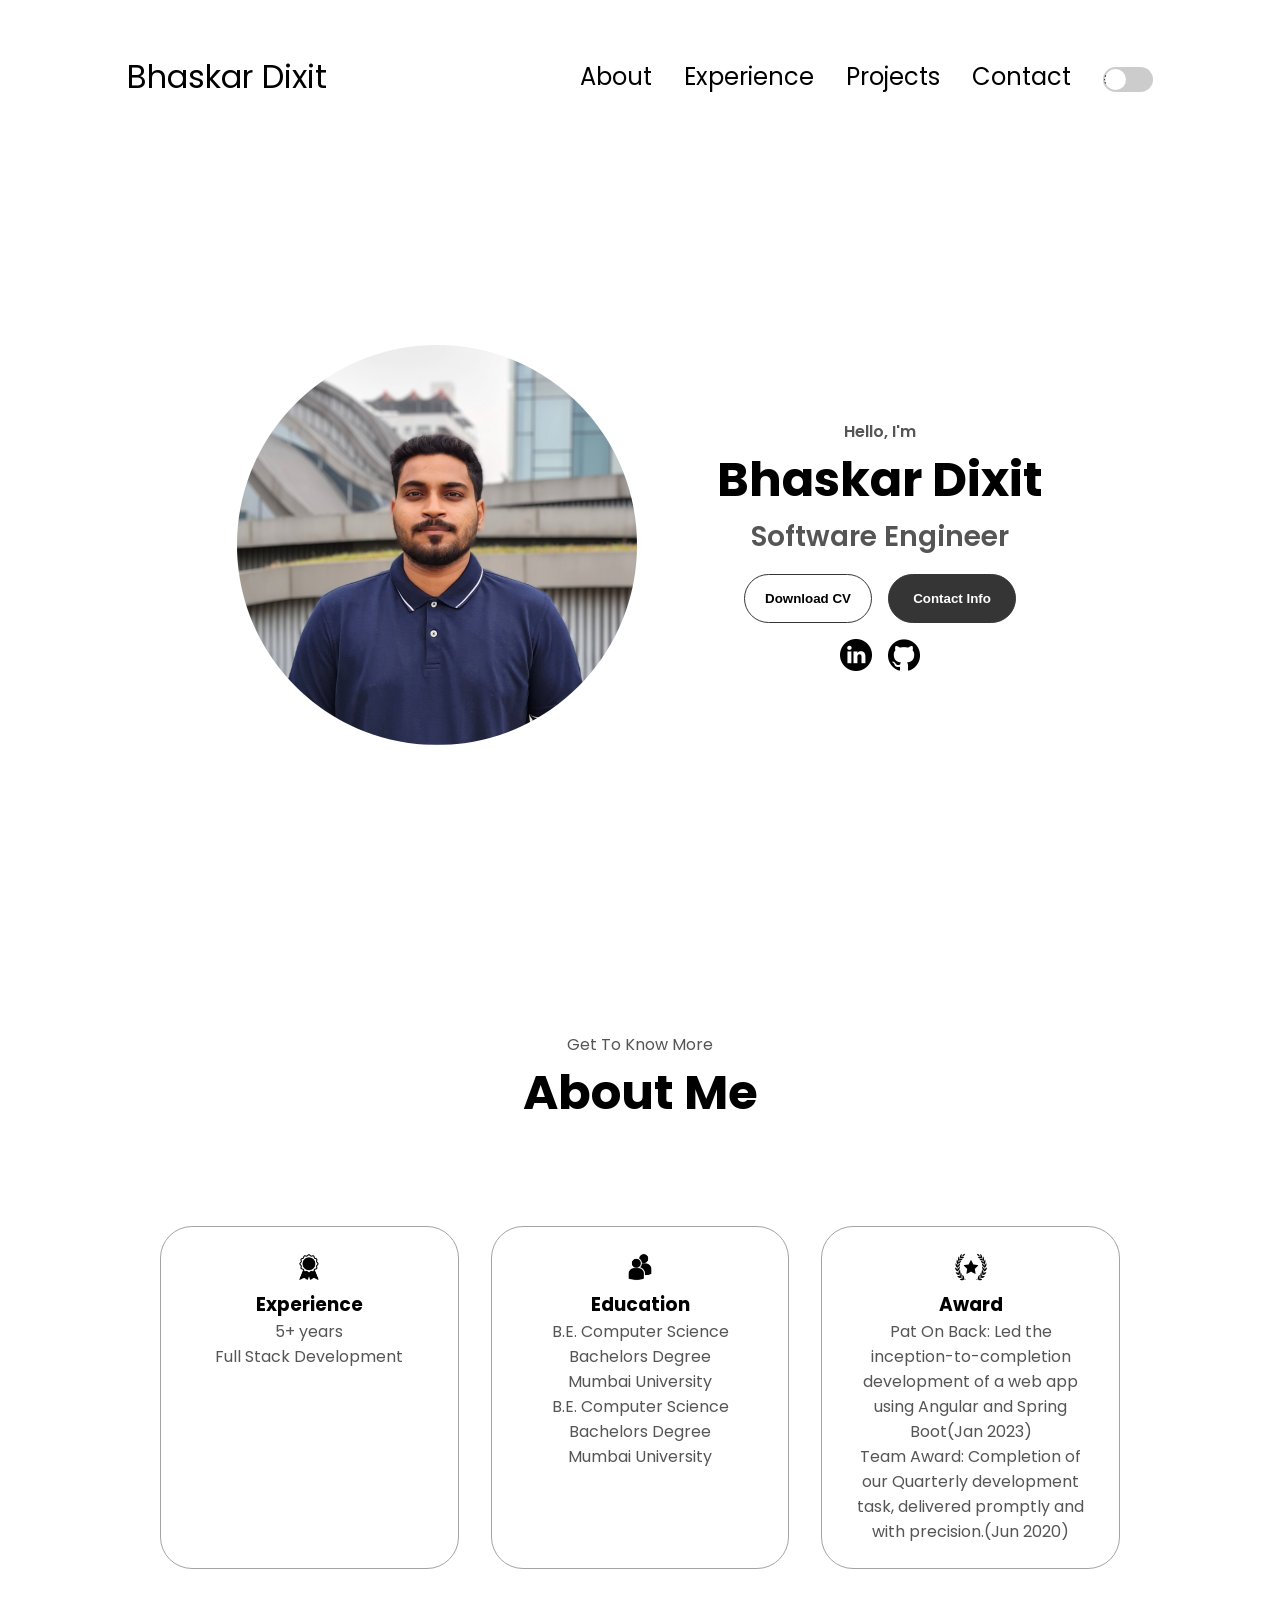
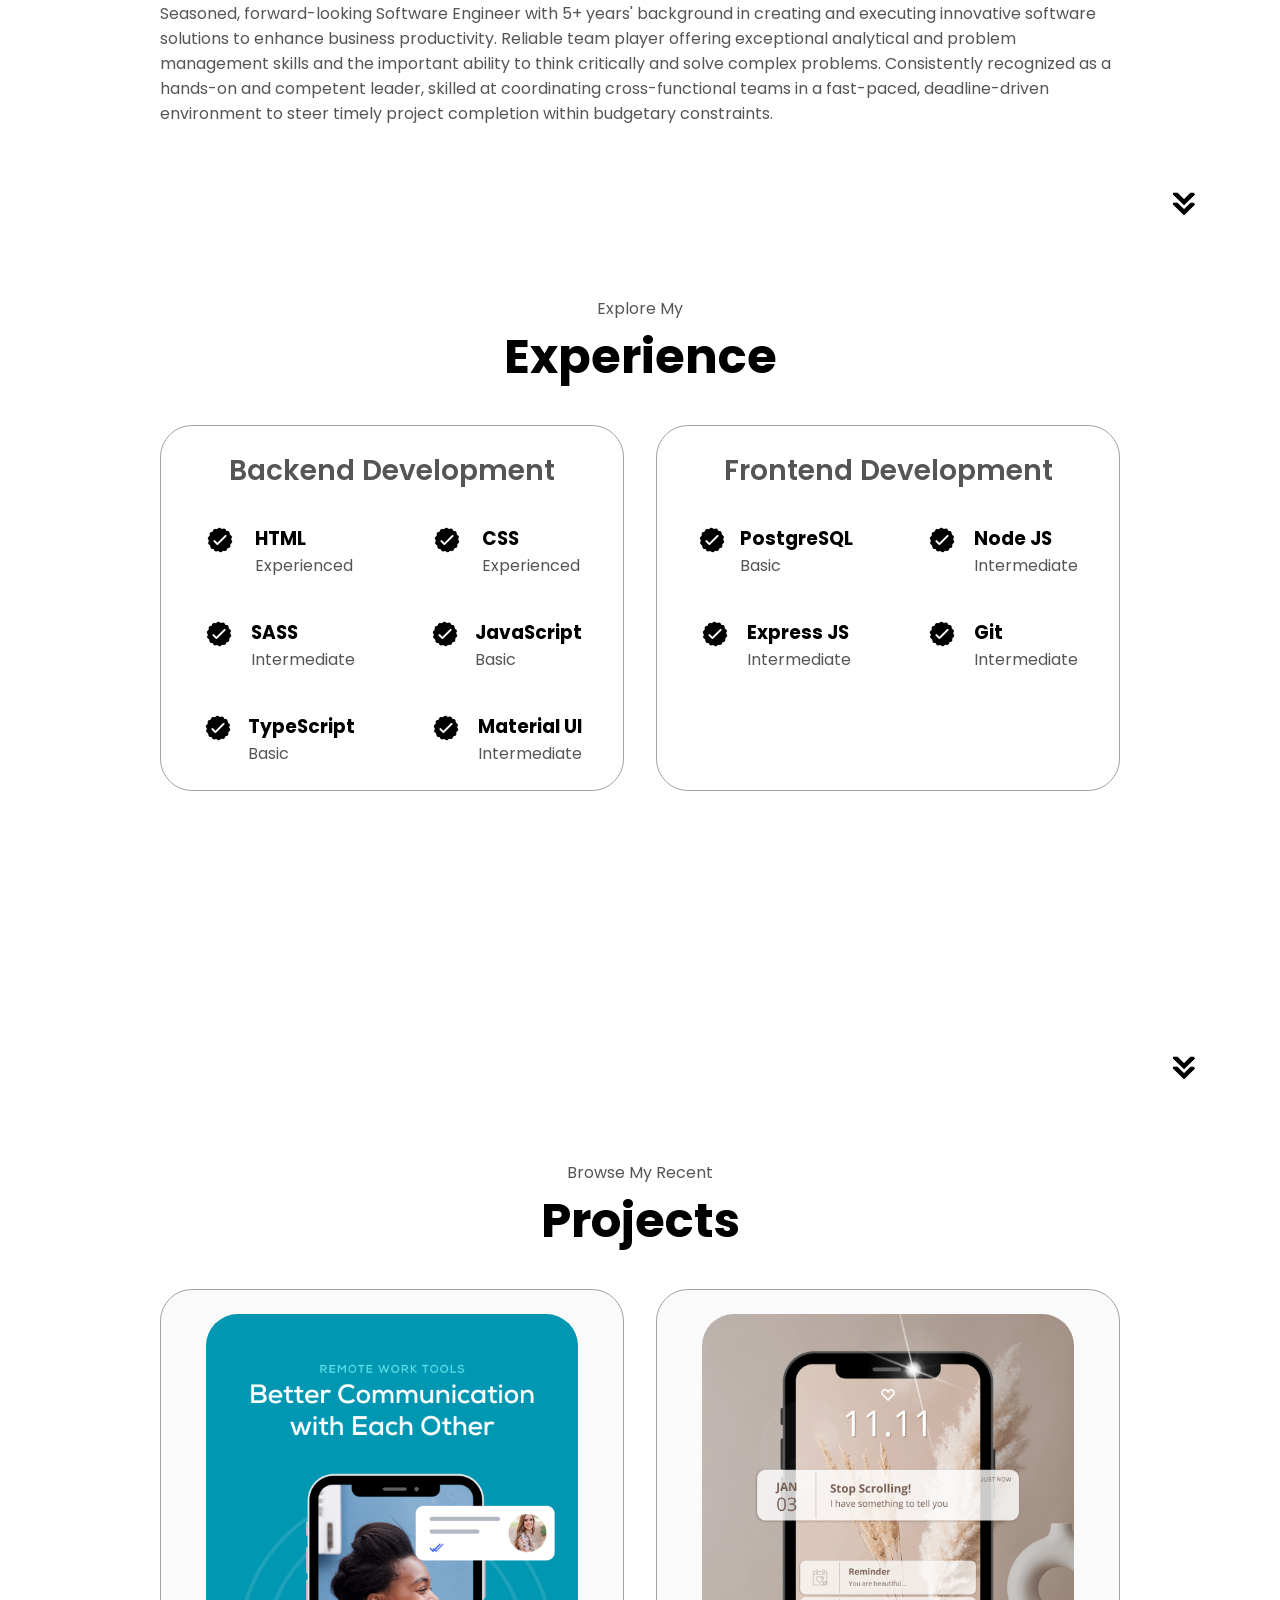
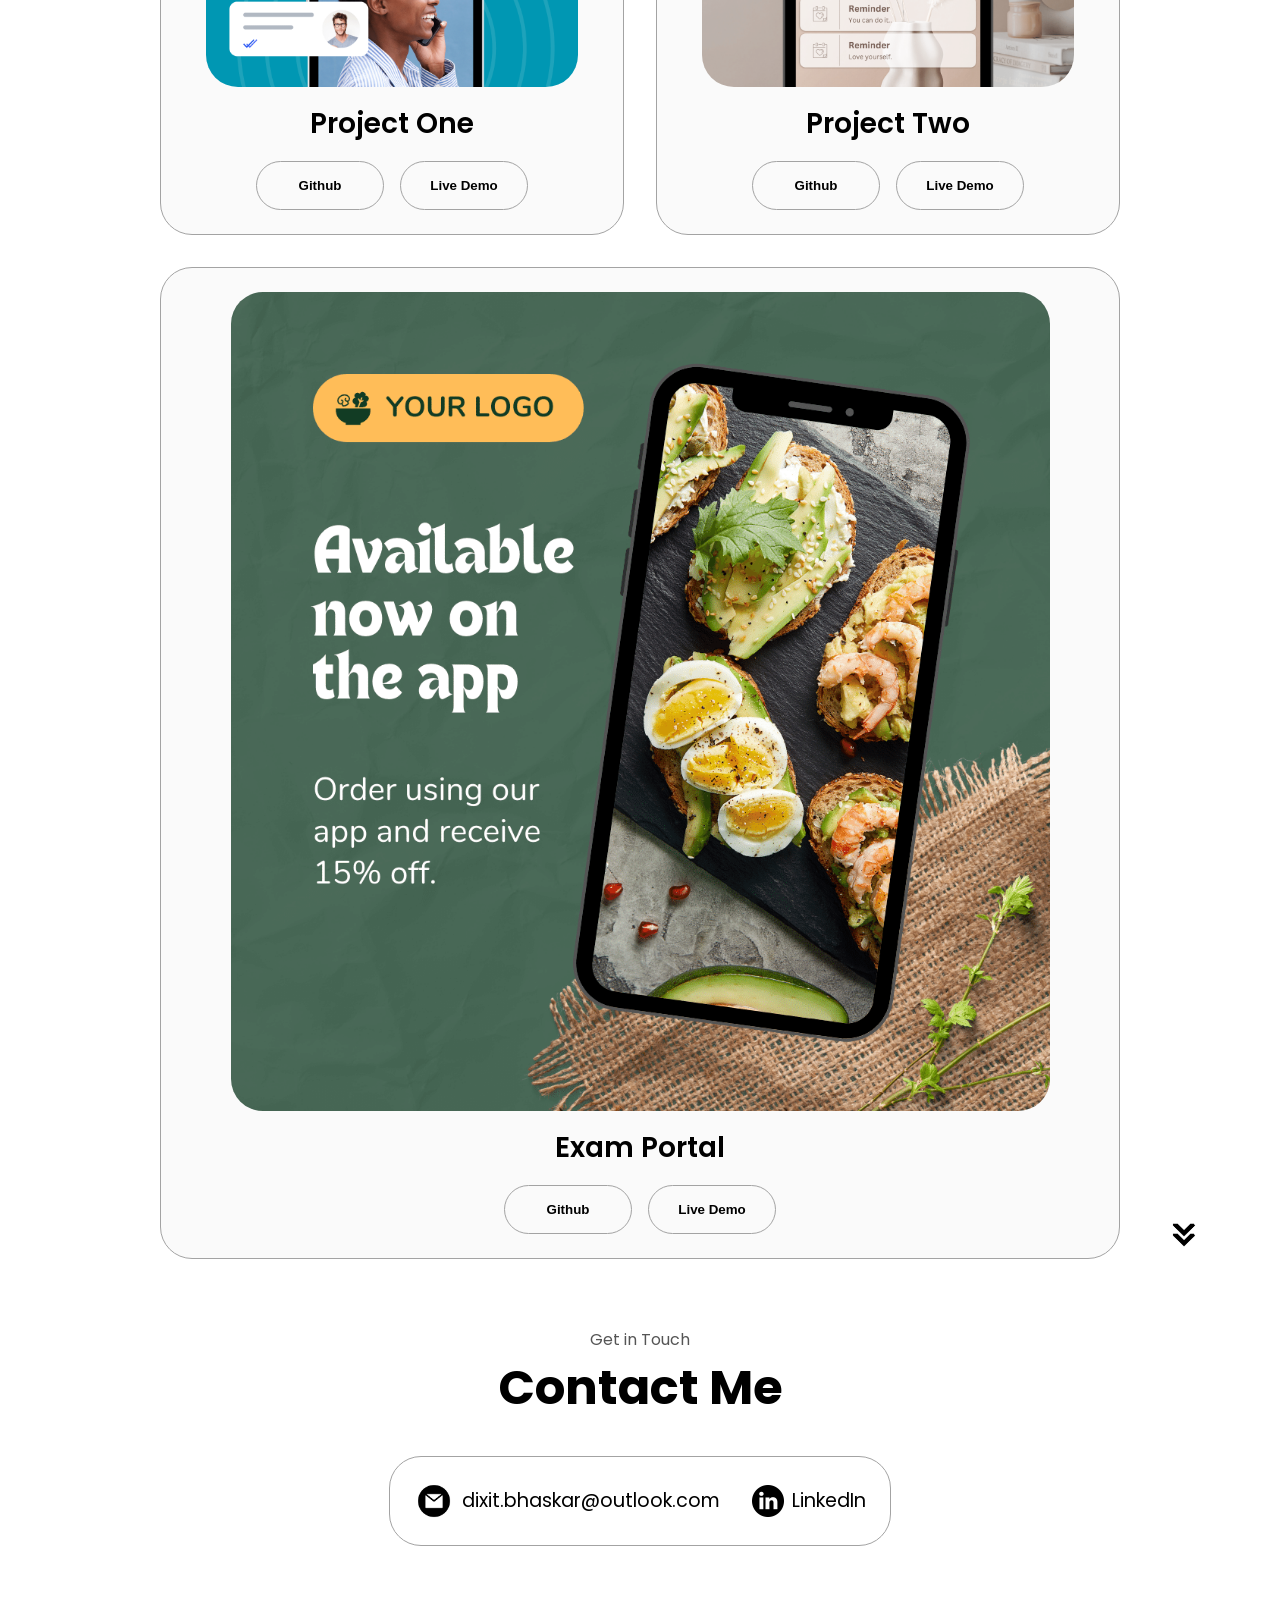
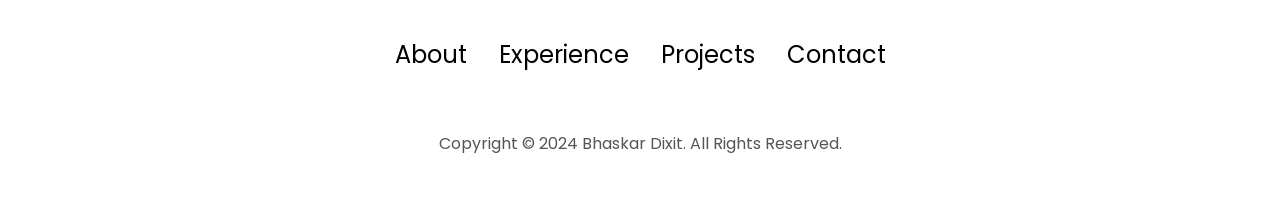
<file: index.html>
<!DOCTYPE html>
<html lang="en">
  <head>
    <meta charset="UTF-8" />
    <meta http-equiv="X-UA-Compatible" content="IE=edge" />
    <meta name="viewport" content="width=device-width, initial-scale=1.0" />
    <title>My Portfolio</title>
    <link rel="stylesheet" href="style.css" />
    <link rel="stylesheet" href="mediaqueries.css" />
    <link rel="stylesheet" href="./src/themeToggle/themeToggleButton.css" />
  </head>
  <body>
    <nav id="desktop-nav">
      <div class="logo">Bhaskar Dixit</div>
      <div>
        <ul class="nav-links">
          <li><a href="#about">About</a></li>
          <li><a href="#experience">Experience</a></li>
          <li><a href="#projects">Projects</a></li>
          <li><a href="#contact">Contact</a></li>
          <li>
            <div class="toggle-container">
              <button id="darkModeToggle" class="toggle-button">
                <svg class="sun" xmlns="http://www.w3.org/2000/svg" viewBox="0 0 24 24" fill="currentColor">
                  <path d="M12 4.5V3a1 1 0 00-2 0v1.5a1 1 0 102 0zM12 21v-1.5a1 1 0 10-2 0V21a1 1 0 102 0zM4.5 12H3a1 1 0 100 2h1.5a1 1 0 100-2zM21 12h-1.5a1 1 0 100 2H21a1 1 0 100-2zM5.637 5.637a1 1 0 00-1.414 0l-1.06 1.06a1 1 0 101.414 1.415l1.06-1.06a1 1 0 000-1.415zM19.363 19.363a1 1 0 00-1.414 0l-1.06 1.06a1 1 0 001.414 1.415l1.06-1.06a1 1 0 000-1.415zM5.637 18.364l-1.06-1.06a1 1 0 00-1.415 1.415l1.06 1.06a1 1 0 001.415-1.415zM19.363 5.636l-1.06-1.06a1 1 0 00-1.415 1.414l1.06 1.06a1 1 0 001.415-1.414zM12 8a4 4 0 110 8 4 4 0 010-8z"/>
                </svg>
                <svg class="moon" xmlns="http://www.w3.org/2000/svg" viewBox="0 0 24 24" fill="currentColor">
                  <path d="M21.752 15.002a9.993 9.993 0 01-9.75 7.998 9.99 9.99 0 01-9.505-6.92 10.029 10.029 0 0012.955-12.955 9.99 9.99 0 016.92 9.505 9.993 9.993 0 01-.62 2.372zM12 2c-5.516 0-10 4.484-10 10s4.484 10 10 10c5.415 0 9.804-4.325 9.996-9.726A11.993 11.993 0 0012 2z"/>
                </svg>
              </button>
            </div>
          </li>
        </ul>
      </div>
    </nav>
    <nav id="hamburger-nav">
      <div class="logo">Bhaskar Dixit</div>
      <div class="hamburger-menu">
        <div class="hamburger-icon" onclick="toggleMenu()">
          <span></span>
          <span></span>
          <span></span>
        </div>
        <div class="menu-links">
          <li><a href="#about" onclick="toggleMenu()">About</a></li>
          <li><a href="#experience" onclick="toggleMenu()">Experience</a></li>
          <li><a href="#projects" onclick="toggleMenu()">Projects</a></li>
          <li><a href="#contact" onclick="toggleMenu()">Contact</a></li>
        </div>
      </div>
    </nav>

    <!-- PROFILE -->
    <section id="profile">
      <div class="section__pic-container">
        <img src="./assets/profile-pic.png" alt="John Doe profile picture" />
      </div>
      <div class="section__text">
        <p class="section__text__p1">Hello, I'm</p>
        <h1 class="title">Bhaskar Dixit</h1>
        <p class="section__text__p2">Software Engineer</p>
        <div class="btn-container">
          <button
            class="btn action-button btn-color-2"
            onclick="window.open('./assets/Bhaskar_Dixit_Resume.pdf')"
          >
            Download CV
          </button>
          <button class="btn  action-button btn-color-1" onclick="location.href='./#contact'">
            Contact Info
          </button>
        </div>
        <div id="socials-container">
          <img
            src="./assets/linkedin.png"
            alt="My LinkedIn profile"
            id="icoLinkedIn"
            class="icon"
            onclick="location.href='https://linkedin.com/'"
          />
          <img
            src="./assets/github.png"
            id="icoGithub"
            alt="My Github profile"
            class="icon"
            onclick="location.href='https://github.com/'"
          />
        </div>
      </div>
    </section>

    <!-- ABOUT -->
    <section id="about">
      <p class="section__text__p1">Get To Know More</p>
      <h1 class="title">About Me</h1>
      <div class="section-container">
        <!-- <div class="section__pic-container">
          <img
            src="./assets/about-pic.png"
            alt="Profile picture"
            class="about-pic"
          />
        </div> -->
        <div class="about-details-container">
          <div class="about-containers">
            <div class="details-container">
              <img
                src="./assets/experience.png"
                alt="Experience icon"
                class="icon"
              />
              <h3>Experience</h3>
              <p>5+ years <br />Full Stack Development</p>
            </div>
            <div class="details-container">
              <img
                src="./assets/education.png"
                alt="Education icon"
                class="icon"
              />
              <h3>Education</h3>
              <p>B.E. Computer Science Bachelors Degree<br />Mumbai University</p>
              <p>B.E. Computer Science Bachelors Degree<br />Mumbai University</p>
            </div>
            <div class="details-container">
              <img
                src="./assets/award.png"
                alt="Award icon"
                class="icon"
              />
              <h3>Award</h3>
              <p>Pat On Back: Led the inception-to-completion development of a web app using Angular and Spring Boot(Jan 2023)</p>
              <p>Team Award: Completion of our Quarterly development task, delivered promptly and with precision.(Jun 2020)</p>
            </div>
          </div>
          <div class="text-container">
            <p>
              Seasoned, forward-looking Software Engineer with 5+ years' background in creating and executing innovative software solutions to enhance business productivity. Reliable team player offering exceptional analytical and problem management skills and the important ability to think critically and solve complex problems. Consistently recognized as a hands-on and competent leader, skilled at coordinating cross-functional teams in a fast-paced, deadline-driven environment to steer timely project completion within budgetary constraints.
            </p>
          </div>
        </div>
      </div>
      <img
        src="./assets/arrow.png"
        alt="Arrow icon"
        class="icon arrow"
        onclick="location.href='./#experience'"
      />
    </section>

    <section id="experience">
      <p class="section__text__p1">Explore My</p>
      <h1 class="title">Experience</h1>
      <div class="experience-details-container">
        <div class="about-containers">
          <div class="details-container">
            <h2 class="experience-sub-title">Backend Development</h2>
            <div class="article-container">
              <article>
                <img
                  src="./assets/checkmark.png"
                  alt="Experience icon"
                  class="icon"
                />
                <div>
                  <h3>HTML</h3>
                  <p>Experienced</p>
                </div>
              </article>
              <article>
                <img
                  src="./assets/checkmark.png"
                  alt="Experience icon"
                  class="icon"
                />
                <div>
                  <h3>CSS</h3>
                  <p>Experienced</p>
                </div>
              </article>
              <article>
                <img
                  src="./assets/checkmark.png"
                  alt="Experience icon"
                  class="icon"
                />
                <div>
                  <h3>SASS</h3>
                  <p>Intermediate</p>
                </div>
              </article>
              <article>
                <img
                  src="./assets/checkmark.png"
                  alt="Experience icon"
                  class="icon"
                />
                <div>
                  <h3>JavaScript</h3>
                  <p>Basic</p>
                </div>
              </article>
              <article>
                <img
                  src="./assets/checkmark.png"
                  alt="Experience icon"
                  class="icon"
                />
                <div>
                  <h3>TypeScript</h3>
                  <p>Basic</p>
                </div>
              </article>
              <article>
                <img
                  src="./assets/checkmark.png"
                  alt="Experience icon"
                  class="icon"
                />
                <div>
                  <h3>Material UI</h3>
                  <p>Intermediate</p>
                </div>
              </article>
            </div>
          </div>
          <div class="details-container">
            <h2 class="experience-sub-title">Frontend Development</h2>
            <div class="article-container">
              <article>
                <img
                  src="./assets/checkmark.png"
                  alt="Experience icon"
                  class="icon"
                />
                <div>
                  <h3>PostgreSQL</h3>
                  <p>Basic</p>
                </div>
              </article>
              <article>
                <img
                  src="./assets/checkmark.png"
                  alt="Experience icon"
                  class="icon"
                />
                <div>
                  <h3>Node JS</h3>
                  <p>Intermediate</p>
                </div>
              </article>
              <article>
                <img
                  src="./assets/checkmark.png"
                  alt="Experience icon"
                  class="icon"
                />
                <div>
                  <h3>Express JS</h3>
                  <p>Intermediate</p>
                </div>
              </article>
              <article>
                <img
                  src="./assets/checkmark.png"
                  alt="Experience icon"
                  class="icon"
                />
                <div>
                  <h3>Git</h3>
                  <p>Intermediate</p>
                </div>
              </article>
            </div>
          </div>
          
        </div>
      </div>
      <img
        src="./assets/arrow.png"
        alt="Arrow icon"
        class="icon arrow"
        onclick="location.href='./#projects'"
      />
    </section>

    <!-- Projects -->

    <section id="projects">
      <p class="section__text__p1">Browse My Recent</p>
      <h1 class="title">Projects</h1>
      <div class="experience-details-container">
        <div class="about-containers">
          <div class="details-container color-container">
            <div class="article-container">
              <img
                src="./assets/project-1.png"
                alt="Project 1"
                class="project-img"
              />
            </div>
            <h2 class="experience-sub-title project-title">Project One</h2>
            <div class="btn-container">
              <button
                class="btn btn-color-2 project-btn"
                onclick="location.href='https://github.com/'"
              >
                Github
              </button>
              <button
                class="btn btn-color-2 project-btn"
                onclick="location.href='https://github.com/'"
              >
                Live Demo
              </button>
            </div>
          </div>
          <div class="details-container color-container">
            <div class="article-container">
              <img
                src="./assets/project-2.png"
                alt="Project 2"
                class="project-img"
              />
            </div>
            <h2 class="experience-sub-title project-title">Project Two</h2>
            <div class="btn-container">
              <button
                class="btn btn-color-2 project-btn"
                onclick="location.href='https://github.com/'"
              >
                Github
              </button>
              <button
                class="btn btn-color-2 project-btn"
                onclick="location.href='https://github.com/'"
              >
                Live Demo
              </button>
            </div>
          </div>
          <div class="details-container color-container">
            <div class="article-container">
              <img
                src="./assets/project-3.png"
                alt="Project 3"
                class="project-img"
              />
            </div>
            <h2 class="experience-sub-title project-title">Exam Portal</h2>
            <div class="btn-container">
              <button
                class="btn btn-color-2 project-btn"
                onclick="location.href='https://github.com/devBhaskar98/Exam-Portal'"
              >
                Github
              </button>
              <button
                class="btn btn-color-2 project-btn"
                onclick="location.href='https://github.com/devBhaskar98/Exam-Portal'"
              >
                Live Demo
              </button>
            </div>
          </div>
        </div>
      </div>
      <img
        src="./assets/arrow.png"
        alt="Arrow icon"
        class="icon arrow"
        onclick="location.href='./#contact'"
      />
    </section>


    <!-- Contact -->
    <section id="contact">
      <p class="section__text__p1">Get in Touch</p>
      <h1 class="title">Contact Me</h1>
      <div class="contact-info-upper-container">
        <div class="contact-info-container">
          <img
            src="./assets/email.png"
            id="icoEmail"
            alt="Email icon"
            class="icon contact-icon email-icon"
          />
          <p><a href="mailto:examplemail@gmail.com">dixit.bhaskar@outlook.com</a></p>
        </div>
        <div class="contact-info-container">
          <img
            src="./assets/linkedin.png"
            id="icoLinkedIn"
            alt="LinkedIn icon"
            class="icon contact-icon"
          />
          <p><a href="https://www.linkedin.com/in/bhaskar-dixit/">LinkedIn</a></p>
        </div>
      </div>
    </section>

    <footer>
      <nav>
        <div class="nav-links-container">
          <ul class="nav-links">
            <li><a href="#about">About</a></li>
            <li><a href="#experience">Experience</a></li>
            <li><a href="#projects">Projects</a></li>
            <li><a href="#contact">Contact</a></li>
          </ul>
        </div>
      </nav>
      <p>Copyright &#169; 2024 Bhaskar Dixit. All Rights Reserved.</p>
    </footer>
    <script src="script.js"></script>
    <script src="./src/themeToggle/themeToggleButton.js"></script>
  </body>
</html>
</file>
<file: style.css>
/* GENERAL */

@import url("https://fonts.googleapis.com/css2?family=Poppins:wght@300;400;500;600&display=swap");

* {
  margin: 0;
  padding: 0;
}

body {
  font-family: "Poppins", sans-serif;
}

html {
  scroll-behavior: smooth;
}

p {
  color: rgb(85, 85, 85);
}

/* TRANSITION */

a,
.btn {
  transition: all 300ms ease;
}

/* DESKTOP NAV */

nav,
.nav-links {
  display: flex;
}

nav {
  justify-content: space-around;
  align-items: center;
  height: 17vh;
}

.nav-links {
  gap: 2rem;
  list-style: none;
  font-size: 1.5rem;
}

a {
  color: black;
  text-decoration: none;
  text-decoration-color: white;
}

a.dark-mode {
  color: white;
  text-decoration: none;
  text-decoration-color: white;
}

a:hover {
  color: grey;
  text-decoration: underline;
  text-underline-offset: 1rem;
  text-decoration-color: rgb(181, 181, 181);
}

.logo {
  font-size: 2rem;
}

.logo:hover {
  cursor: default;
}

/* HAMBURGER MENU */

#hamburger-nav {
  display: none;
}

.hamburger-menu {
  position: relative;
  display: inline-block;
}

.hamburger-icon {
  display: flex;
  flex-direction: column;
  justify-content: space-between;
  height: 24px;
  width: 30px;
  cursor: pointer;
}

.hamburger-icon span {
  width: 100%;
  height: 2px;
  background-color: black;
  transition: all 0.3 ease-in-out;
}

.menu-links {
  position: absolute;
  top: 100%;
  right: 0;
  background-color: white;
  width: fit-content;
  max-height: 0;
  overflow: hidden;
  transition: all 0.3 ease-in-out;
}

.menu-links a {
  display: block;
  padding: 10px;
  text-align: center;
  font-size: 1.5rem;
  color: black;
  text-decoration: none;
  transition: all 0.3 ease-in-out;
}

.menu-links li {
  list-style: none;
}

.menu-links.open {
  max-height: 300px;
}

.hamburger-icon.open span:first-child {
  transform: rotate(45deg) translate(10px, 5px);
}

.hamburger-icon.open span:nth-child(2) {
  opacity: 0;
}

.hamburger-icon.open span:last-child {
  transform: rotate(-45deg) translate(10px, -5px);
}

.hamburger-icon span:first-child {
  transform: none;
}

.hamburger-icon span:first-child {
  opacity: 1;
}

.hamburger-icon span:first-child {
  transform: none;
}

/* SECTIONS */

section {
  padding-top: 4vh;
  height: 96vh;
  margin: 0 10rem;
  box-sizing: border-box;
  min-height: fit-content;
}

.section-container {
  display: flex;
}

/* PROFILE SECTION */

#profile {
  display: flex;
  justify-content: center;
  gap: 5rem;
  height: 80vh;
}

.section__pic-container {
  display: flex;
  height: 400px;
  width: 400px;
  margin: auto 0;
}

.section__text {
  align-self: center;
  text-align: center;
}

.section__text p {
  font-weight: 600;
}

.section__text__p1 {
  text-align: center;
}

.section__text__p2 {
  font-size: 1.75rem;
  margin-bottom: 1rem;
}

.title {
  font-size: 3rem;
  text-align: center;
}

#socials-container {
  display: flex;
  justify-content: center;
  margin-top: 1rem;
  gap: 1rem;
}

/* ICONS */

.icon {
  cursor: pointer;
  height: 2rem;
}

/* BUTTONS */

.btn-container {
  display: flex;
  justify-content: center;
  gap: 1rem;
}

.btn {
  font-weight: 600;
  transition: all 300ms ease;
  padding: 1rem;
  width: 8rem;
  border-radius: 2rem;
}

.action-button {
  /* color: green; */
}

.action-button.dark-mode {
  color: white;
}

.btn-color-1,
.btn-color-2 {
  border: rgb(53, 53, 53) 0.1rem solid;
}

.btn-color-1:hover,
.btn-color-2:hover {
  cursor: pointer;
}

.btn-color-1,
.btn-color-2:hover {
  background: rgb(53, 53, 53);
  color: white;
}

.btn-color-1:hover {
  background: rgb(0, 0, 0);
}

.btn-color-2 {
  background: none;
}

.btn-color-2:hover {
  border: rgb(255, 255, 255) 0.1rem solid;
}

.btn-container {
  gap: 1rem;
}

/* ABOUT SECTION */

#about {
  position: relative;
}

.about-containers {
  gap: 2rem;
  margin-bottom: 2rem;
  margin-top: 2rem;
}

.about-details-container {
  justify-content: center;
  flex-direction: column;
}

.about-containers,
.about-details-container {
  display: flex;
}

.about-pic {
  border-radius: 2rem;
}

.arrow {
  position: absolute;
  right: -5rem;
  bottom: 2.5rem;
}

.details-container {
  padding: 1.5rem;
  flex: 1;
  background: white;
  border-radius: 2rem;
  border: rgb(53, 53, 53) 0.1rem solid;
  border-color: rgb(163, 163, 163);
  text-align: center;
}

.section-container {
  gap: 4rem;
  height: 80%;
}

.section__pic-container {
  height: 400px;
  width: 400px;
  margin: auto 0;
}

/* EXPERIENCE SECTION */

#experience {
  position: relative;
}

.experience-sub-title {
  color: rgb(85, 85, 85);
  font-weight: 600;
  font-size: 1.75rem;
  margin-bottom: 2rem;
}

.experience-details-container {
  display: flex;
  justify-content: center;
  flex-direction: column;
}

.article-container {
  display: flex;
  text-align: initial;
  flex-wrap: wrap;
  flex-direction: row;
  gap: 2.5rem;
  justify-content: space-around;
}

article {
  display: flex;
  width: 10rem;
  justify-content: space-around;
  gap: 0.5rem;
}

article .icon {
  cursor: default;
}

/* PROJECTS SECTION */

#projects {
  position: relative;
}

.color-container {
  border-color: rgb(163, 163, 163);
  background: rgb(250, 250, 250);
}

.project-img {
  border-radius: 2rem;
  width: 90%;
  height: 90%;
}

.project-title {
  margin: 1rem;
  color: black;
}

.project-btn {
  color: black;
  border-color: rgb(163, 163, 163);
}

/* CONTACT */

#contact {
  display: flex;
  justify-content: center;
  flex-direction: column;
  height: 70vh;
}

.contact-info-upper-container {
  display: flex;
  justify-content: center;
  border-radius: 2rem;
  border: rgb(53, 53, 53) 0.1rem solid;
  border-color: rgb(163, 163, 163);
  background: (250, 250, 250);
  margin: 2rem auto;
  padding: 0.5rem;
}

.contact-info-container {
  display: flex;
  align-items: center;
  justify-content: center;
  gap: 0.5rem;
  margin: 1rem;
}

.contact-info-container p {
  font-size: larger;
}

.contact-icon {
  cursor: default;
}

.email-icon {
  height: 2.5rem;
}

/* FOOTER SECTION */

footer {
  height: 26vh;
  margin: 0 1rem;
}

footer p {
  text-align: center;
}
</file>
<file: mediaqueries.css>
@media screen and (max-width: 1400px) {
  #profile {
    height: 83vh;
    margin-bottom: 6rem;
  }
  .about-containers {
    flex-wrap: wrap;
  }
  #contact,
  #projects {
    height: fit-content;
  }
}

@media screen and (max-width: 1200px) {
  #desktop-nav {
    display: none;
  }
  #hamburger-nav {
    display: flex;
  }
  #experience,
  .experience-details-container {
    margin-top: 2rem;
  }
  #profile,
  .section-container {
    display: block;
  }
  .arrow {
    display: none;
  }
  section,
  .section-container {
    height: fit-content;
  }
  section {
    margin: 0 5%;
  }
  .section__pic-container {
    width: 275px;
    height: 275px;
    margin: 0 auto 2rem;
  }
  .about-containers {
    margin-top: 0;
  }
}

@media screen and (max-width: 600px) {
  #contact,
  footer {
    height: 40vh;
  }
  #profile {
    height: 83vh;
    margin-bottom: 0;
  }
  article {
    font-size: 1rem;
  }
  footer nav {
    height: fit-content;
    margin-bottom: 2rem;
  }
  .about-containers,
  .contact-info-upper-container,
  .btn-container {
    flex-wrap: wrap;
  }
  .contact-info-container {
    margin: 0;
  }
  .contact-info-container p,
  .nav-links li a {
    font-size: 1rem;
  }
  .experience-sub-title {
    font-size: 1.25rem;
  }
  .logo {
    font-size: 1.5rem;
  }
  .nav-links {
    flex-direction: column;
    gap: 0.5rem;
    text-align: center;
  }
  .section__pic-container {
    width: auto;
    height: 46vw;
    justify-content: center;
  }
  .section__text__p2 {
    font-size: 1.25rem;
  }
  .title {
    font-size: 2rem;
  }
  .text-container {
    text-align: justify;
  }
}
</file>
<file: src/themeToggle/themeToggleButton.css>
body {
    background-color: #ffffff;
    color: #000000;
    transition: background-color 0.3s, color 0.3s;
  }

  body.dark-mode {
    background-color: #121212;
    color: #ffffff;
  }

 h3, h4, h5, h6 {
    transition: color 0.3s;
}
 .dark-mode h3, 
.dark-mode h4, .dark-mode h5, .dark-mode h6 {
    color: Black;
}

.dark-mode a {
  color: white;
}


  /*  */
  
  /* Toggle button styling */
  .toggle-container {
    display: flex;
    justify-content: center;
    align-items: center;
    margin-top: 15%;
    /* height: 100vh; */
  }

  .toggle-button {
    appearance: none;
    width: 50px;
    height: 25px;
    background-color: #ccc;
    border-radius: 15px;
    position: relative;
    cursor: pointer;
    outline: none;
    border: none;
    transition: background-color 0.3s;
  }

  .toggle-button::before {
    content: '';
    position: absolute;
    top: 2px;
    left: 2px;
    width: 21px;
    height: 21px;
    background-color: #ffffff;
    border-radius: 50%;
    transition: transform 0.3s;
    display: flex;
    align-items: center;
    justify-content: center;
  }

  .toggle-button.dark-mode {
    background-color: #555;
  }

  .toggle-button.dark-mode::before {
    transform: translateX(25px);
    background-color: #000;
  }

  .toggle-button svg {
    width: 14px;
    height: 14px;
  }

  .toggle-button.dark-mode svg.sun {
    display: none;
  }

  .toggle-button svg.moon {
    display: none;
  }

  .toggle-button.dark-mode svg.moon {
    display: block;
  }

  .toggle-button svg.sun {
    display: block;
  }
</file>
